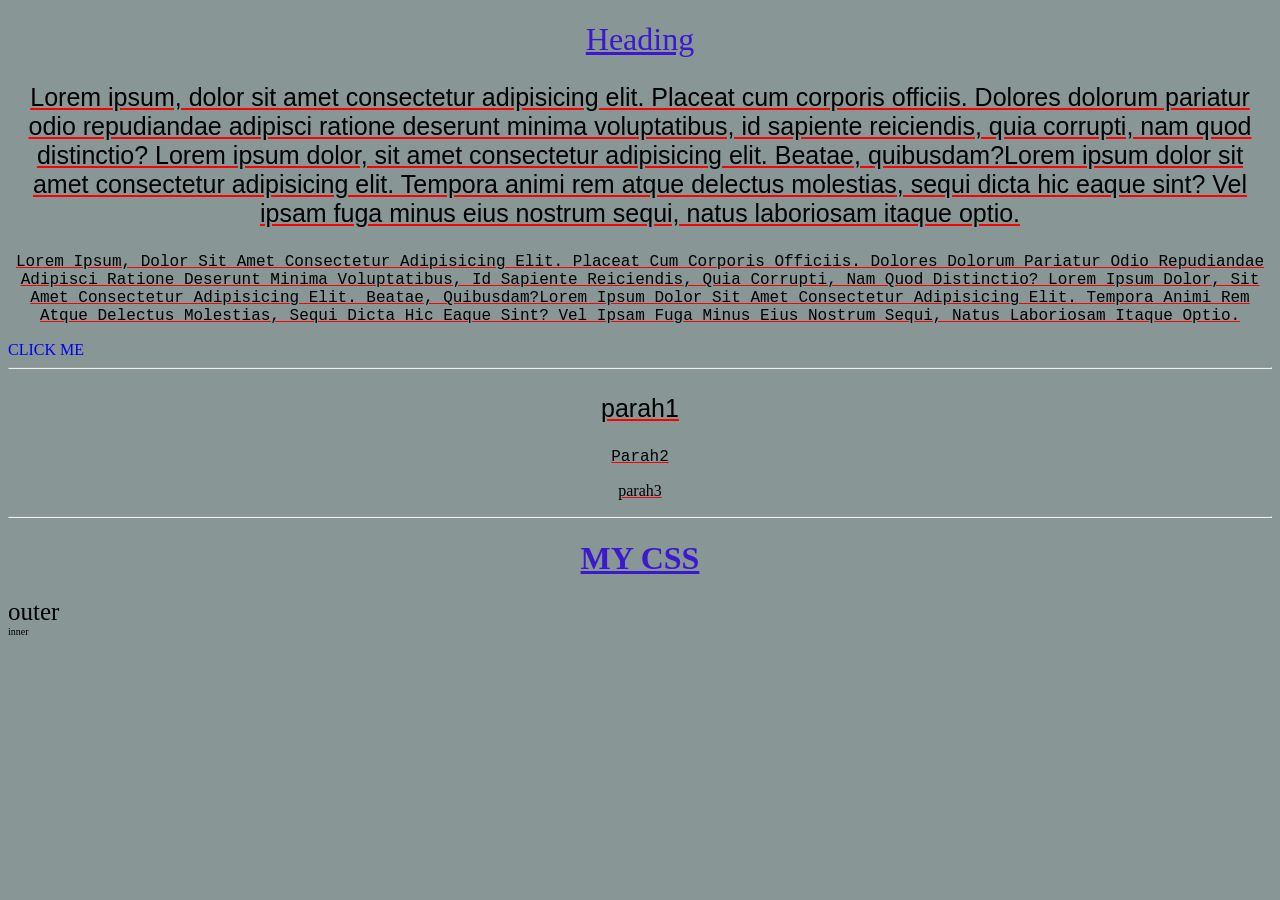
<file: CSS/index.html>
<!DOCTYPE html>
 <html lang="en">
 <head>
    <meta charset="UTF-8">
    <meta name="viewport" content="width=device-width, initial-scale=1.0">
    <title>CSS</title>
  <link rel="stylesheet" href="style.css">
 </head>
 <body>
    <!-- <h1>Hello from Shankar</h1>
     <button>click here</button>
     <br>
     <h3> my form</h3>
     <form action="/action.php">
        <input type="text" placeholder="user name">
    <br><br>
    <input type="password" placeholder="password">
    <br>
    <h3>select your class</h3>
    <input type="radio" name="class"value="class XI">class XI</input>
    </form>
    <h1 id="headingOne">Heading</h1>
    <h1 id="headingTwo">Heading</h1>
    <h1 class="myclass">Heading</h1>
     <p class="myclass">this is a paragraph</p>
     <br> -->
   <!-- <div id="box"> this is a box</div>
   <h1 class="heading">heading1</h1>
   <h2 class="heading">heading2</h2>
   <h3 class="heading">heading3</h3>

   <button style="background-color: pink;">click here</button> -->
   <h1 id="h1">Heading</h1>
   <!-- <h1 id="h2">Heading</h1>
   <h1 id="h3">Heading</h1>
   <h1 id="h4">Heading</h1> -->
   <p id="one">Lorem ipsum, dolor sit amet consectetur adipisicing elit. Placeat cum corporis officiis. Dolores dolorum pariatur odio repudiandae adipisci ratione deserunt minima voluptatibus, id sapiente reiciendis, quia corrupti, nam quod distinctio? Lorem ipsum dolor, sit amet consectetur adipisicing elit. Beatae, quibusdam?Lorem ipsum dolor sit amet consectetur adipisicing elit. Tempora animi rem atque delectus molestias, sequi dicta hic eaque sint? Vel ipsam fuga minus eius nostrum sequi, natus laboriosam itaque optio.  </p>

    <p id="two">Lorem ipsum, dolor sit amet consectetur adipisicing elit. Placeat cum corporis officiis. Dolores dolorum pariatur odio repudiandae adipisci ratione deserunt minima voluptatibus, id sapiente reiciendis, quia corrupti, nam quod distinctio? Lorem ipsum dolor, sit amet consectetur adipisicing elit. Beatae, quibusdam?Lorem ipsum dolor sit amet consectetur adipisicing elit. Tempora animi rem atque delectus molestias, sequi dicta hic eaque sint? Vel ipsam fuga minus eius nostrum sequi, natus laboriosam itaque optio. </p>
  <A href="www.google.com">CLICK ME</A>
<hr>
<p id="one">parah1</p>
<p id="two">parah2</p>
<p id="three">parah3</p>
<hr>
<h1>MY CSS</h1>
<div id="outer">outer
  <div id="inner">inner

  </div>
</div>
 </body>
 </html>
</file>
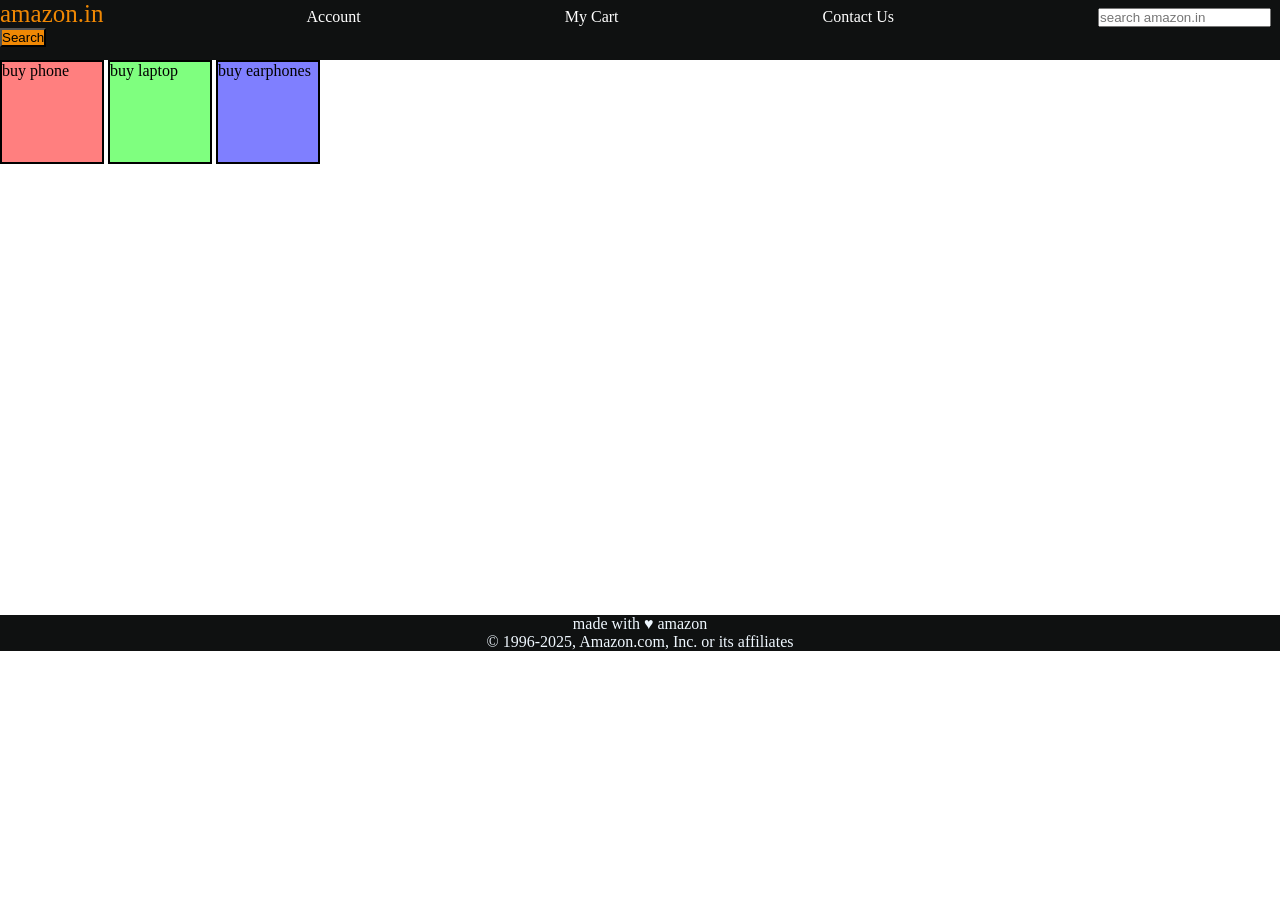
<file: CSS/CSS2/index.html>
<!DOCTYPE html>
<html lang="en">
<head>
    <meta charset="UTF-8">
    <meta name="viewport" content="width=device-width, initial-scale=1.0">
    <title>CSS 2</title>
    <LInk rel="stylesheet" href="style2.css"></LInk>
</head>
<body>
    <!-- <h1>Heading</h1>
    <p>Lorem ipsum, dolor sit amet consectetur adipisicing elit. Excepturi officiis autem culpa animi! Dolorum aut deserunt non id fugiat amet alias magni accusamus laborum eaque. Architecto asperiores ullam odio quae!</p>
    <button>click here</button>
    <br><br>
    <div>you can click above</div>
    <br>
    <hr>
    <br>
    <div>div1</div>
    <br>
<div>div2</div>
<br>
<div>div3</div>  -->
<!-- <div></div> -->
 <!-- <pre>amazon.in             Account             My Cart             Contact Us              <input type="search" placeholder="search amazon.in"><button>search</button></pre> -->
  <!-- <div id="navbar">
  <a id="logo" href="#">amazon.in</a>
  <a href="#">Account</a>
  <a href="#" >My Cart</a>
  <a href="#">Contact Us</a>
    <input placeholder="search amazon.in">
    <button>Search</button> -->
    <!-- <div id="navbar">
  <a id="logo" href="#">amazon.in</a>
  <a href="#">Account</a>
  <a href="#">
    My Cart 
    <img src="https://static.vecteezy.com/system/resources/previews/004/999/463/non_2x/shopping-cart-icon-illustration-free-vector.jpg" 
         alt="cart" style="width:20px; height:20px; vertical-align:middle; margin-left:5px;">
  </a>
  <a href="#">Contact Us</a>
  <input placeholder="search amazon.in">
  <button>Search</button> -->
  <!-- <div id="navbar">
  <a id="logo" href="#">amazon.in</a>
  <a href="#">Account</a>
  <a href="#">
    My Cart 
    <img class="cart-icon" src="https://static.vecteezy.com/system/resources/previews/004/999/463/non_2x/shopping-cart-icon-illustration-free-vector.jpg" alt="cart">
  </a>
  <a href="#">Contact Us</a>
  <input placeholder="search amazon.in">
  <button>Search</button>
</div>
<br>
<button href="sold out">click here to buy</button>
<br>
<br>
<img class="gown" src="https://i.ebayimg.com/images/g/1X0AAOSwWUNkrP40/s-l1200.jpg">
<br>
</div>
<img class="gownone" src="https://static.vecteezy.com/system/resources/thumbnails/024/348/629/small_2x/purple-butterfly-design-free-png.png">
  </div>
  <di>
    <p><h1> Monika Flying </h1></p>
    <img class="monika" src="https://media2.giphy.com/media/v1.Y2lkPTZjMDliOTUyN3h1b2IwOXRleXpod3pweWtsajl5bDJ4NWNqcTlrbjZnbGg5eTRpdiZlcD12MV9naWZzX3NlYXJjaCZjdD1n/cvLTjPnwxITLF48Esf/200w.gif">
  </di> 
<div>this is div</div> 
<button>click here</button>-->
<!-- <h1>display playground</h1>
<div style="background-color: blue;">box1</div>
<div id="box2" style="background-color: green;">box2</div>
<div style="background-color: red;">box3</div> -->
<!-- <div id="box1">div</div>
<div id="box2">div</div>
<div id="box3">div</div> -->
<header>
  <div id="navbar">
  <a id="logo" href="#">amazon.in</a>
  <a href="#">Account</a>
  <a href="#" >My Cart</a>
  <a href="#">Contact Us</a>
    <input placeholder="search amazon.in">
    <button>Search</button>
  </div>
</header>
<div id="content">
      <div class="contentbox" style="background-color: rgba(255, 0, 0, 0.5);">buy phone</div>
      <div class="contentbox"style="background-color: rgba(0, 255, 0, 0.5);">buy laptop</div>
      <div class="contentbox"style="background-color: rgba(0, 0, 255, 0.5);">buy earphones</div>
    </div>
<footer><div>
  made with &hearts; amazon <br>
  © 1996-2025, Amazon.com, Inc. or its affiliates
</footer>
</body>
</html>
</file>
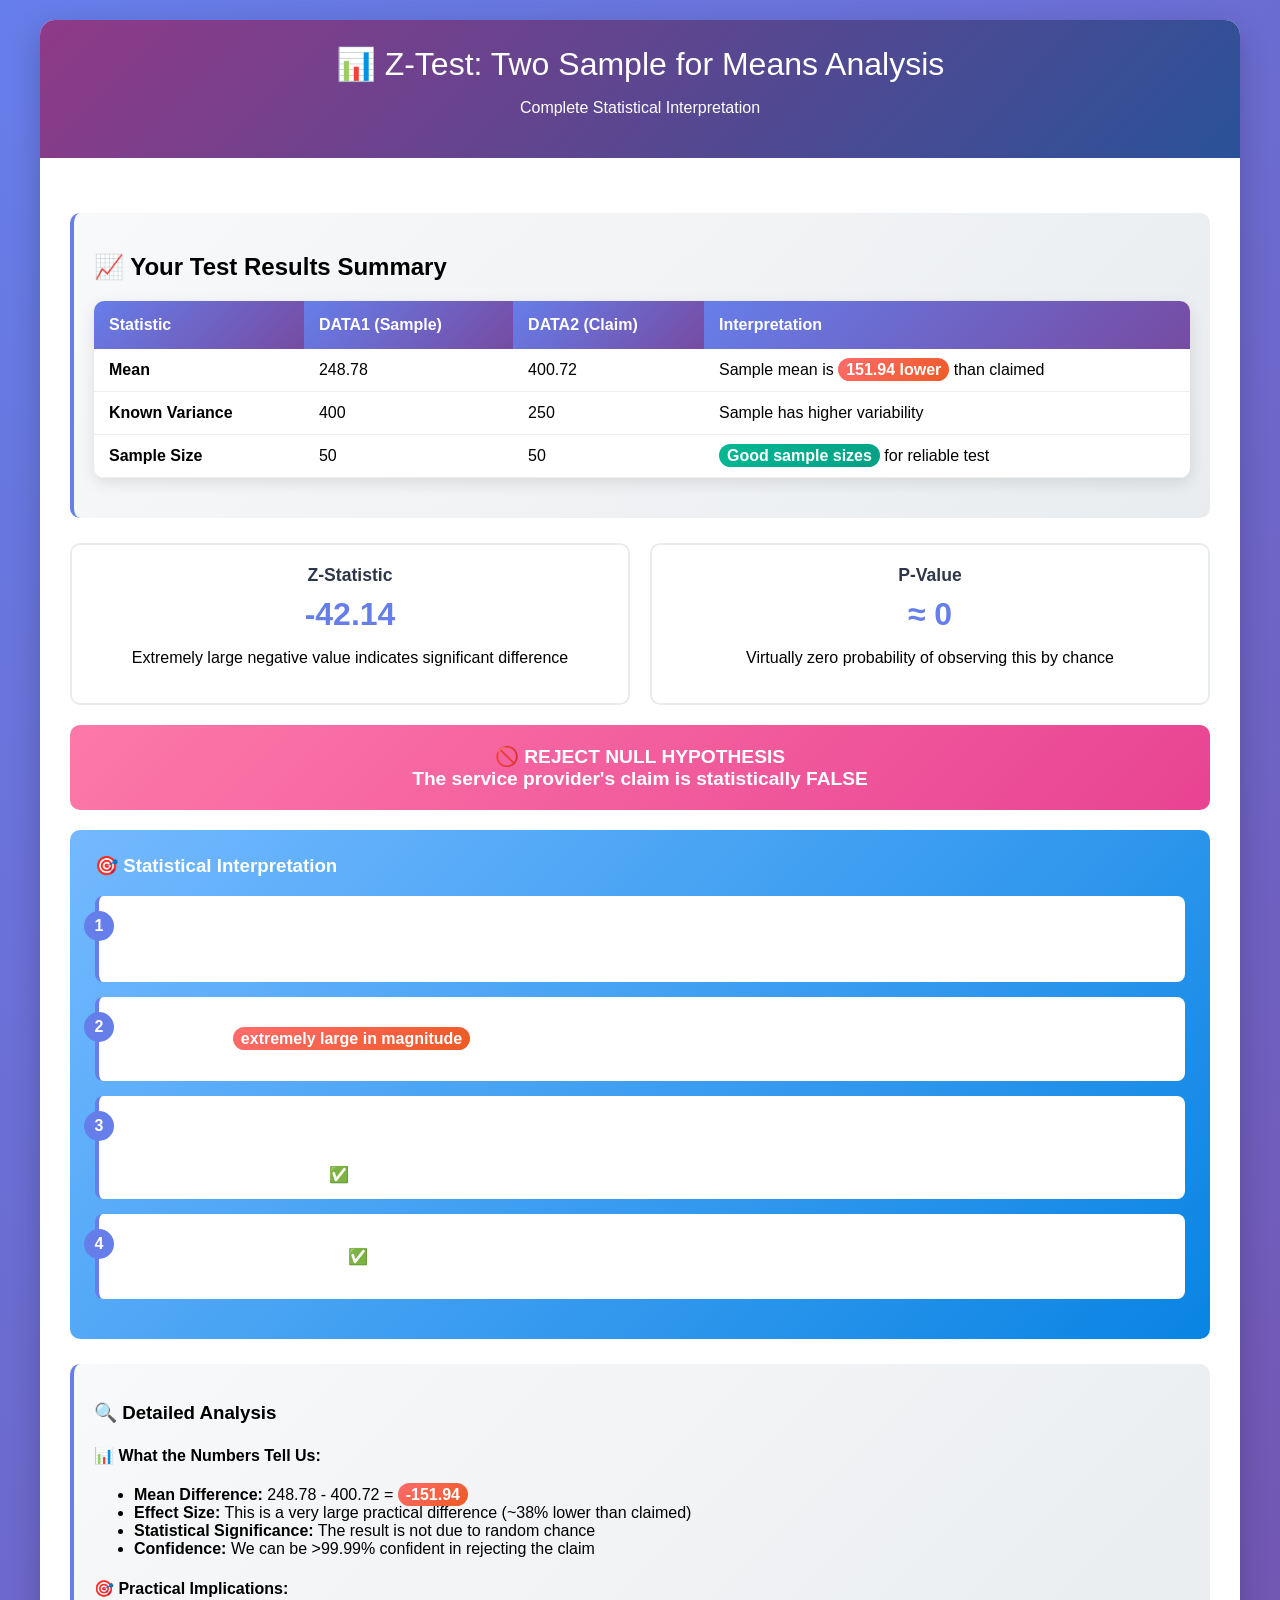
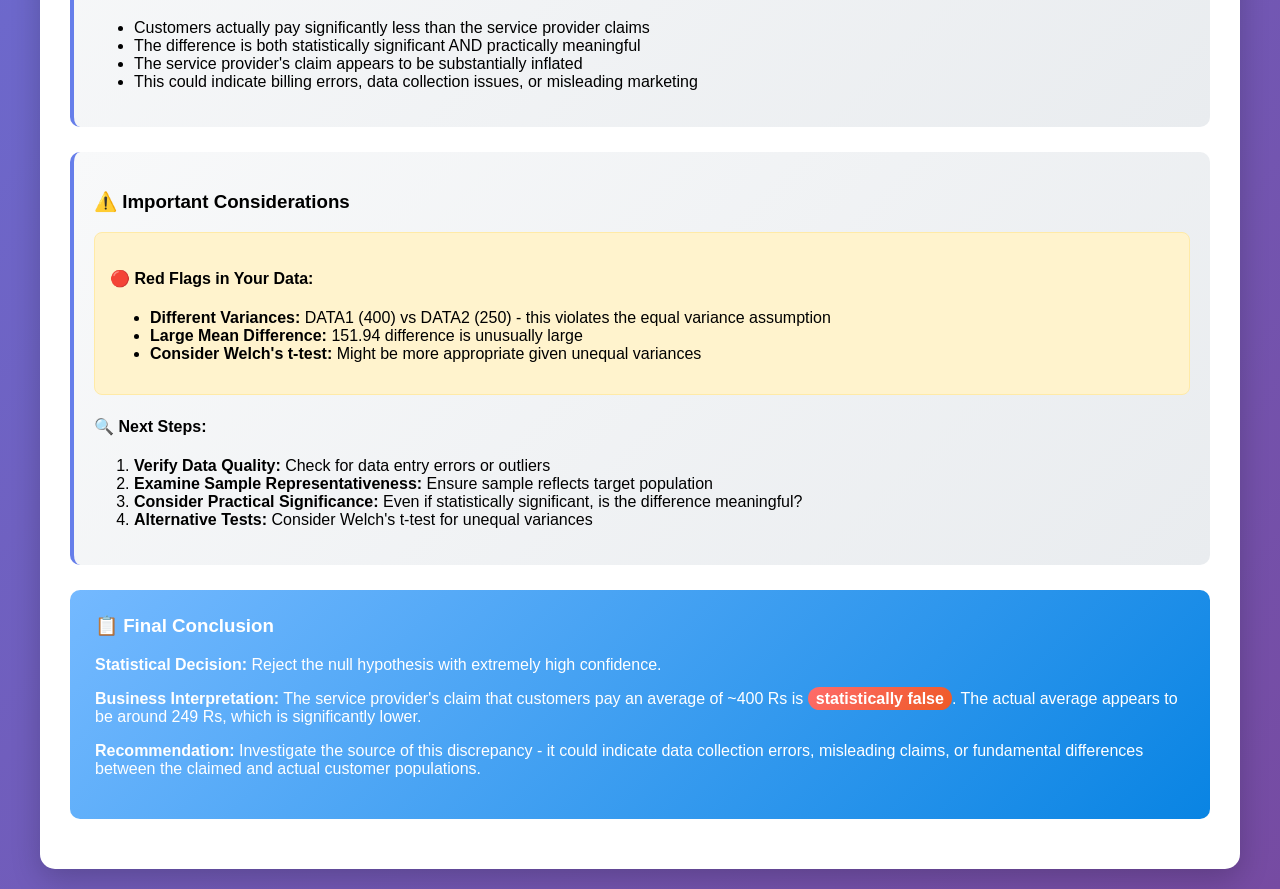
<file: excel.html>
<!DOCTYPE html>
<html lang="en">
<head>
    <meta charset="UTF-8">
    <meta name="viewport"="width=device-width, initial-scale=1.0">
    <title>Z-Test Interpretation</title>
    <style>
        body {
            font-family: 'Segoe UI', Tahoma, Geneva, Verdana, sans-serif;
            max-width: 1200px;
            margin: 0 auto;
            padding: 20px;
            background: linear-gradient(135deg, #667eea 0%, #764ba2 100%);
            min-height: 100vh;
        }
        .container {
            background: white;
            border-radius: 15px;
            box-shadow: 0 10px 30px rgba(0,0,0,0.2);
            overflow: hidden;
        }
        .header {
            background: linear-gradient(135deg, #8f3a88 0%, #2a5298 100%);
            color: white;
            padding: 25px;
            text-align: center;
        }
        .header h1 {
            margin: 0;
            font-size: 2em;
            font-weight: 300;
        }
        .content {
            padding: 30px;
        }
        .results-table {
            width: 100%;
            border-collapse: collapse;
            margin: 20px 0;
            background: white;
            border-radius: 10px;
            overflow: hidden;
            box-shadow: 0 5px 15px rgba(0,0,0,0.1);
        }
        .results-table th {
            background: linear-gradient(135deg, #667eea 0%, #764ba2 100%);
            color: white;
            padding: 15px;
            text-align: left;
            font-weight: 600;
        }
        .results-table td {
            padding: 12px 15px;
            border-bottom: 1px solid #eee;
        }
        .results-table tr:hover {
            background-color: #f8f9fa;
        }
        .highlight {
            background: linear-gradient(135deg, #ff6b6b 0%, #ee5a24 100%);
            color: white;
            padding: 3px 8px;
            border-radius: 20px;
            font-weight: bold;
        }
        .success {
            background: linear-gradient(135deg, #00b894 0%, #00a085 100%);
            color: white;
            padding: 3px 8px;
            border-radius: 20px;
            font-weight: bold;
        }
        .section {
            margin: 25px 0;
            padding: 20px;
            border-radius: 10px;
            border-left: 4px solid #667eea;
            background: linear-gradient(135deg, #f8f9fa 0%, #e9ecef 100%);
        }
        .interpretation {
            background: linear-gradient(135deg, #74b9ff 0%, #0984e3 100%);
            color: white;
            padding: 25px;
            border-radius: 10px;
            margin: 20px 0;
        }
        .interpretation h3 {
            margin-top: 0;
            color: #fff;
        }
        .decision-box {
            background: linear-gradient(135deg, #fd79a8 0%, #e84393 100%);
            color: white;
            padding: 20px;
            border-radius: 10px;
            text-align: center;
            font-size: 1.2em;
            font-weight: bold;
            margin: 20px 0;
        }
        .formula {
            background: #2d3748;
            color: #68d391;
            padding: 15px;
            border-radius: 8px;
            font-family: 'Courier New', monospace;
            margin: 10px 0;
            overflow-x: auto;
        }
        .comparison-grid {
            display: grid;
            grid-template-columns: 1fr 1fr;
            gap: 20px;
            margin: 20px 0;
        }
        .comparison-card {
            background: white;
            border: 2px solid #e9ecef;
            border-radius: 10px;
            padding: 20px;
            text-align: center;
            transition: transform 0.3s ease;
        }
        .comparison-card:hover {
            transform: translateY(-5px);
            box-shadow: 0 10px 25px rgba(0,0,0,0.1);
        }
        .card-title {
            font-size: 1.1em;
            font-weight: bold;
            color: #2d3748;
            margin-bottom: 10px;
        }
        .card-value {
            font-size: 2em;
            font-weight: bold;
            color: #667eea;
        }
        .steps {
            counter-reset: step-counter;
        }
        .step {
            counter-increment: step-counter;
            margin: 15px 0;
            padding: 15px;
            background: white;
            border-radius: 8px;
            border-left: 4px solid #667eea;
            position: relative;
        }
        .step::before {
            content: counter(step-counter);
            position: absolute;
            left: -15px;
            top: 15px;
            background: #667eea;
            color: white;
            width: 30px;
            height: 30px;
            border-radius: 50%;
            display: flex;
            align-items: center;
            justify-content: center;
            font-weight: bold;
        }
        .step-content {
            margin-left: 25px;
        }
    </style>
</head>
<body>
    <div class="container">
        <div class="header">
            <h1>📊 Z-Test: Two Sample for Means Analysis</h1>
            <p>Complete Statistical Interpretation</p>
        </div>
        
        <div class="content">
            <div class="section">
                <h2>📈 Your Test Results Summary</h2>
                <table class="results-table">
                    <tr>
                        <th>Statistic</th>
                        <th>DATA1 (Sample)</th>
                        <th>DATA2 (Claim)</th>
                        <th>Interpretation</th>
                    </tr>
                    <tr>
                        <td><strong>Mean</strong></td>
                        <td>248.78</td>
                        <td>400.72</td>
                        <td>Sample mean is <span class="highlight">151.94 lower</span> than claimed</td>
                    </tr>
                    <tr>
                        <td><strong>Known Variance</strong></td>
                        <td>400</td>
                        <td>250</td>
                        <td>Sample has higher variability</td>
                    </tr>
                    <tr>
                        <td><strong>Sample Size</strong></td>
                        <td>50</td>
                        <td>50</td>
                        <td><span class="success">Good sample sizes</span> for reliable test</td>
                    </tr>
                </table>
            </div>

            <div class="comparison-grid">
                <div class="comparison-card">
                    <div class="card-title">Z-Statistic</div>
                    <div class="card-value">-42.14</div>
                    <p>Extremely large negative value indicates significant difference</p>
                </div>
                <div class="comparison-card">
                    <div class="card-title">P-Value</div>
                    <div class="card-value">≈ 0</div>
                    <p>Virtually zero probability of observing this by chance</p>
                </div>
            </div>

            <div class="decision-box">
                🚫 <strong>REJECT NULL HYPOTHESIS</strong><br>
                The service provider's claim is statistically FALSE
            </div>

            <div class="interpretation">
                <h3>🎯 Statistical Interpretation</h3>
                
                <div class="steps">
                    <div class="step">
                        <div class="step-content">
                            <strong>Hypothesis Setup:</strong><br>
                            • H₀: μ₁ = μ₂ (No difference between sample and claimed means)<br>
                            • H₁: μ₁ ≠ μ₂ (There is a significant difference)
                        </div>
                    </div>
                    
                    <div class="step">
                        <div class="step-content">
                            <strong>Z-Statistic Analysis:</strong><br>
                            Z = -42.14 is <span class="highlight">extremely large in magnitude</span><br>
                            This falls far outside any reasonable confidence interval
                        </div>
                    </div>
                    
                    <div class="step">
                        <div class="step-content">
                            <strong>Critical Value Comparison:</strong><br>
                            • One-tail critical: ±1.645<br>
                            • Two-tail critical: ±1.960<br>
                            • Our |Z| = 42.14 >> 1.960 ✅ <strong>Reject H₀</strong>
                        </div>
                    </div>
                    
                    <div class="step">
                        <div class="step-content">
                            <strong>P-Value Analysis:</strong><br>
                            P-value ≈ 0 < 0.05 (typical α) ✅ <strong>Highly Significant</strong><br>
                            Probability of this occurring by chance is essentially zero
                        </div>
                    </div>
                </div>
            </div>

            <div class="section">
                <h3>🔍 Detailed Analysis</h3>
                
                <h4>📊 What the Numbers Tell Us:</h4>
                <ul>
                    <li><strong>Mean Difference:</strong> 248.78 - 400.72 = <span class="highlight">-151.94</span></li>
                    <li><strong>Effect Size:</strong> This is a very large practical difference (~38% lower than claimed)</li>
                    <li><strong>Statistical Significance:</strong> The result is not due to random chance</li>
                    <li><strong>Confidence:</strong> We can be >99.99% confident in rejecting the claim</li>
                </ul>

                <h4>🎯 Practical Implications:</h4>
                <ul>
                    <li>Customers actually pay significantly less than the service provider claims</li>
                    <li>The difference is both statistically significant AND practically meaningful</li>
                    <li>The service provider's claim appears to be substantially inflated</li>
                    <li>This could indicate billing errors, data collection issues, or misleading marketing</li>
                </ul>
            </div>

            <div class="section">
                <h3>⚠️ Important Considerations</h3>
                
                <div style="background: #fff3cd; border: 1px solid #ffeaa7; border-radius: 8px; padding: 15px; margin: 15px 0;">
                    <h4>🔴 Red Flags in Your Data:</h4>
                    <ul>
                        <li><strong>Different Variances:</strong> DATA1 (400) vs DATA2 (250) - this violates the equal variance assumption</li>
                        <li><strong>Large Mean Difference:</strong> 151.94 difference is unusually large</li>
                        <li><strong>Consider Welch's t-test:</strong> Might be more appropriate given unequal variances</li>
                    </ul>
                </div>

                <h4>🔍 Next Steps:</h4>
                <ol>
                    <li><strong>Verify Data Quality:</strong> Check for data entry errors or outliers</li>
                    <li><strong>Examine Sample Representativeness:</strong> Ensure sample reflects target population</li>
                    <li><strong>Consider Practical Significance:</strong> Even if statistically significant, is the difference meaningful?</li>
                    <li><strong>Alternative Tests:</strong> Consider Welch's t-test for unequal variances</li>
                </ol>
            </div>

            <div class="interpretation">
                <h3>📋 Final Conclusion</h3>
                <p><strong>Statistical Decision:</strong> Reject the null hypothesis with extremely high confidence.</p>
                <p><strong>Business Interpretation:</strong> The service provider's claim that customers pay an average of ~400 Rs is <span class="highlight">statistically false</span>. The actual average appears to be around 249 Rs, which is significantly lower.</p>
                <p><strong>Recommendation:</strong> Investigate the source of this discrepancy - it could indicate data collection errors, misleading claims, or fundamental differences between the claimed and actual customer populations.</p>
            </div>
        </div>
    </div>
</body>
</html>
</file>
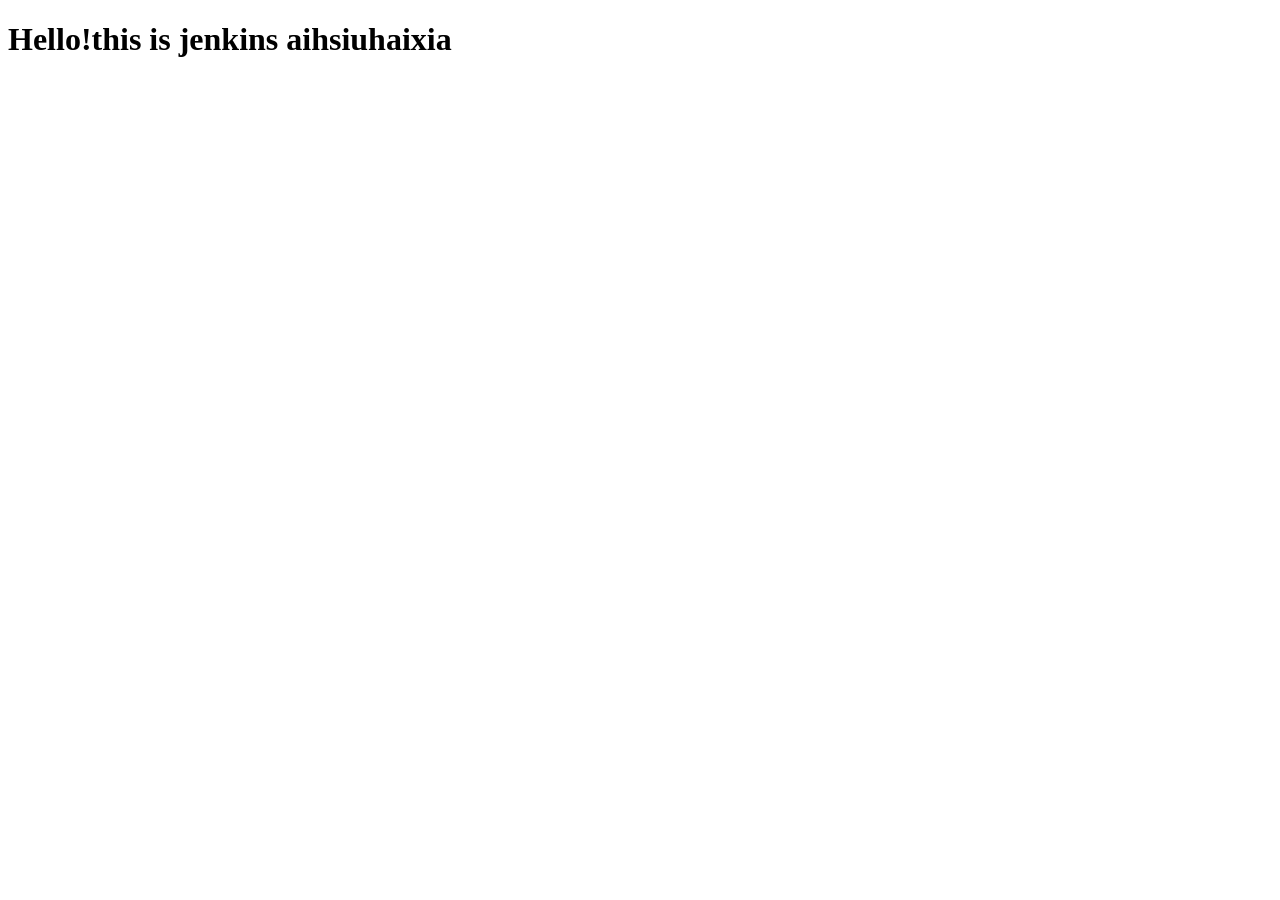
<file: hello.html>
<!DOCTYPE html>
<html lang="en">
<head>
    <meta charset="UTF-8">
    <meta name="viewport" content="width=device-width, initial-scale=1.0">
    <title>print hello</title>
</head>
<body>
    <h1>Hello!this is jenkins aihsiuhaixia</h1>
</body>
</html>
</file>
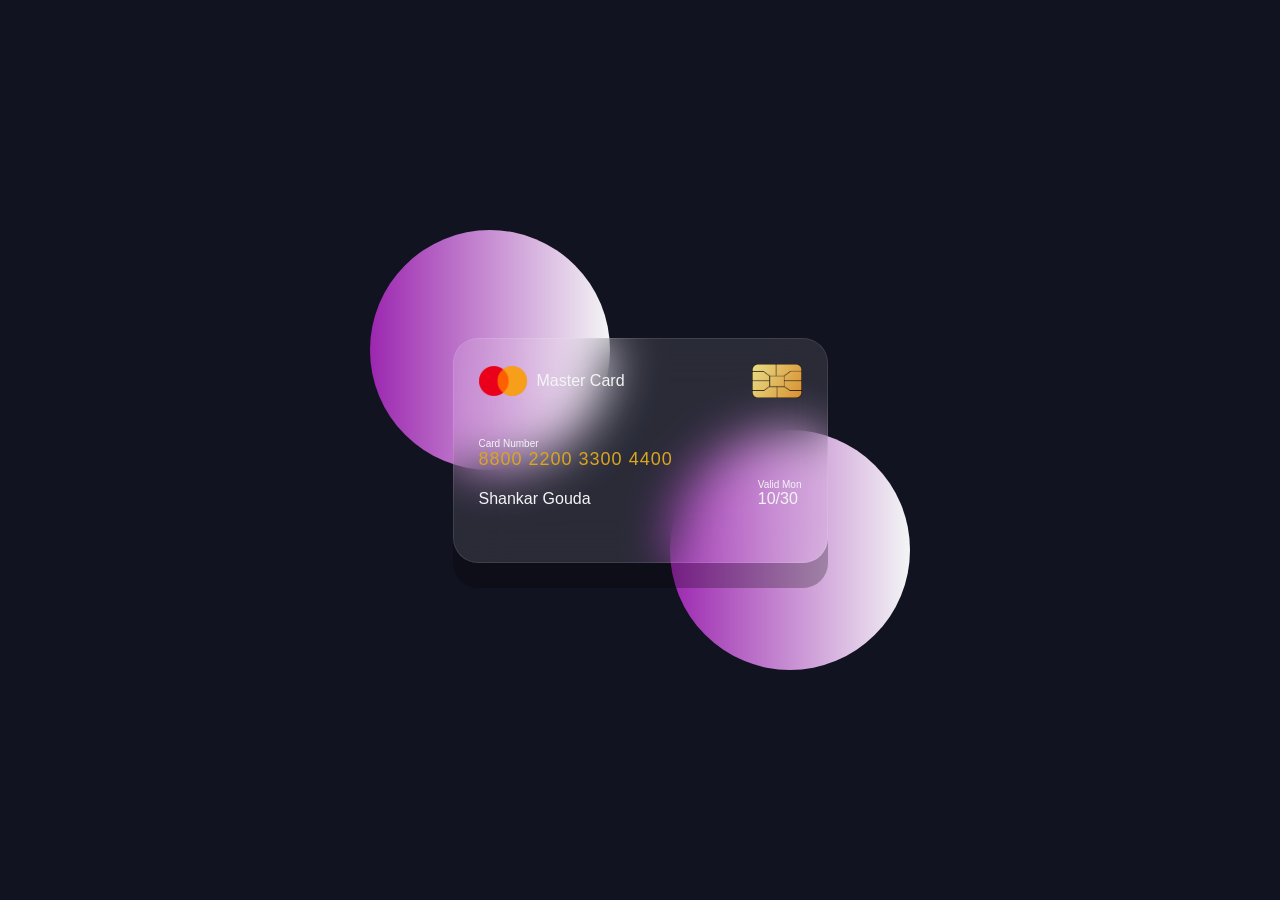
<file: projects/indexcard.html>
<!DOCTYPE html>
<html lang="en">
<head>
    <meta charset="UTF-8">
    <meta name="viewport" content="width=device-width, initial-scale=1.0">
    <title>Credit card</title>
    <link rel="stylesheet" href="stylecard.css">
</head>
<body>
  <section>
    <div class="container">
        <div class="card f-f">
            <header>
                <span class="logo">
                    <img src="logo.png" alt="">
                    <h5>Master Card</h5>
                </span>
                <img src="chip.png" alt="" class="chip">
            </header>

            <div class="card-details">
                <div class="name-number">
                    <h6>Card Number</h6>
                    <h5 class="number">8800 2200 3300 4400</h5>
                    <h5 class="name">Shankar Gouda</h5>
                </div>
                    <div class="valid-date">
                        <h6>Valid Mon</h6>
                        <h5>10/30</h5>
                    </div>
                </div>
            </div>

            <div class="card back-face">
                <h6>For customer service call +977 2244 9966 or email at mastercard@gmail.com</h6>
                <span class="magnet"></span>
                <div class="signature"><i>110</i></div>
                <h5>I’m Shankar Gouda, a B.Sc. Computer Science graduate with a passion for technology and continuous learning. I use my MasterCard as a secure and convenient tool for managing everyday purchases and online payments.</h5>
            </div>
        </div>
  </section>
</body>
</html>
</file>
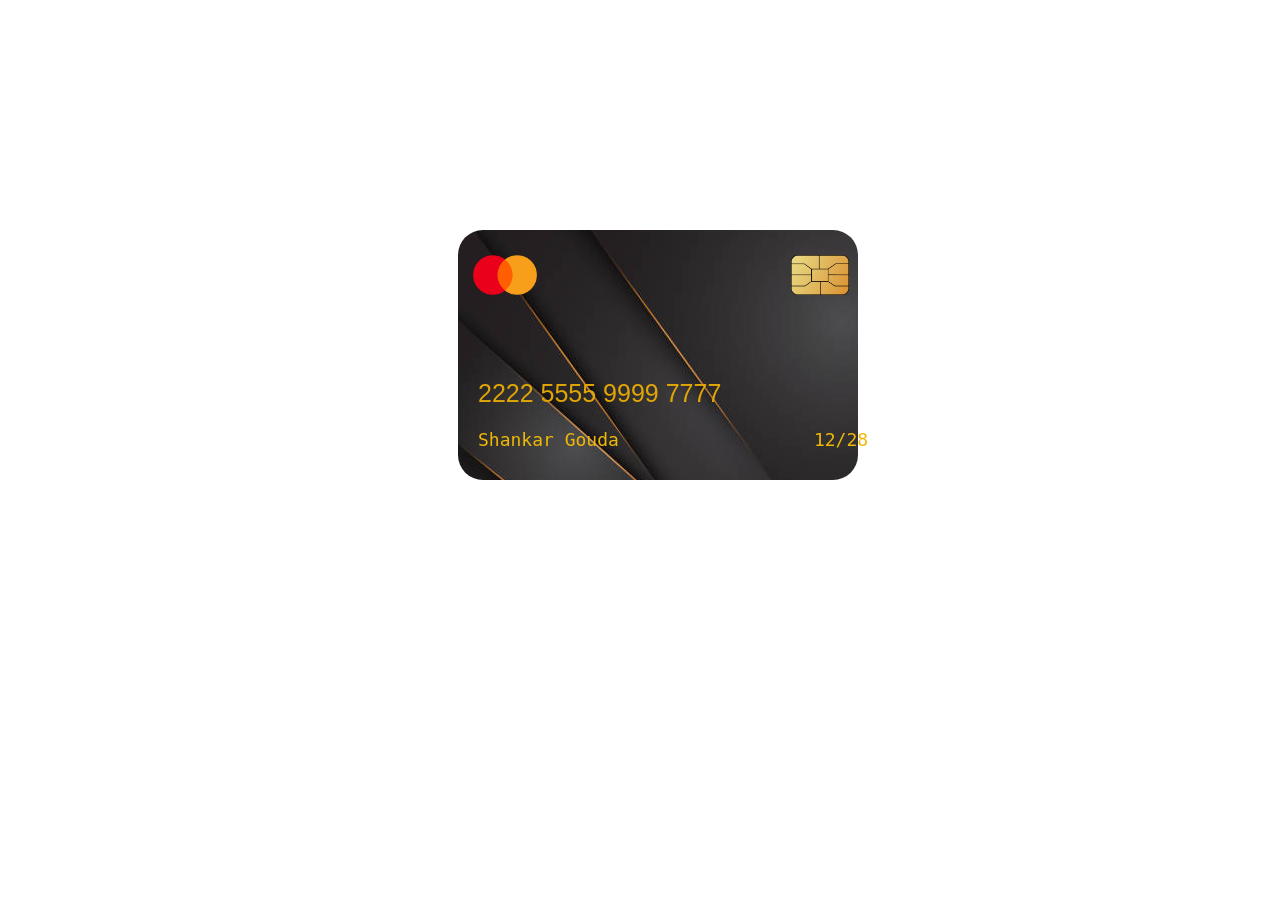
<file: projects/indexcredit.html>
<!DOCTYPE html>
<html lang="en">
<head>
    <meta charset="UTF-8">
    <meta name="viewport" content="width=device-width, initial-scale=1.0">
    <title>Credit Card</title>
    <link rel="stylesheet" href="stylecredit.css">
</head>
<body>
    <div class="container">
        <img src="logo.png" class="logo">
        <span><img src="chip.png" class="chip"></span>
        <span><h2>2222 5555 9999 7777</h2></span>
        <span><h3><pre>Shankar Gouda                  12/28</pre></h3></span>
        
    </div>
</body>
</html>
</file>
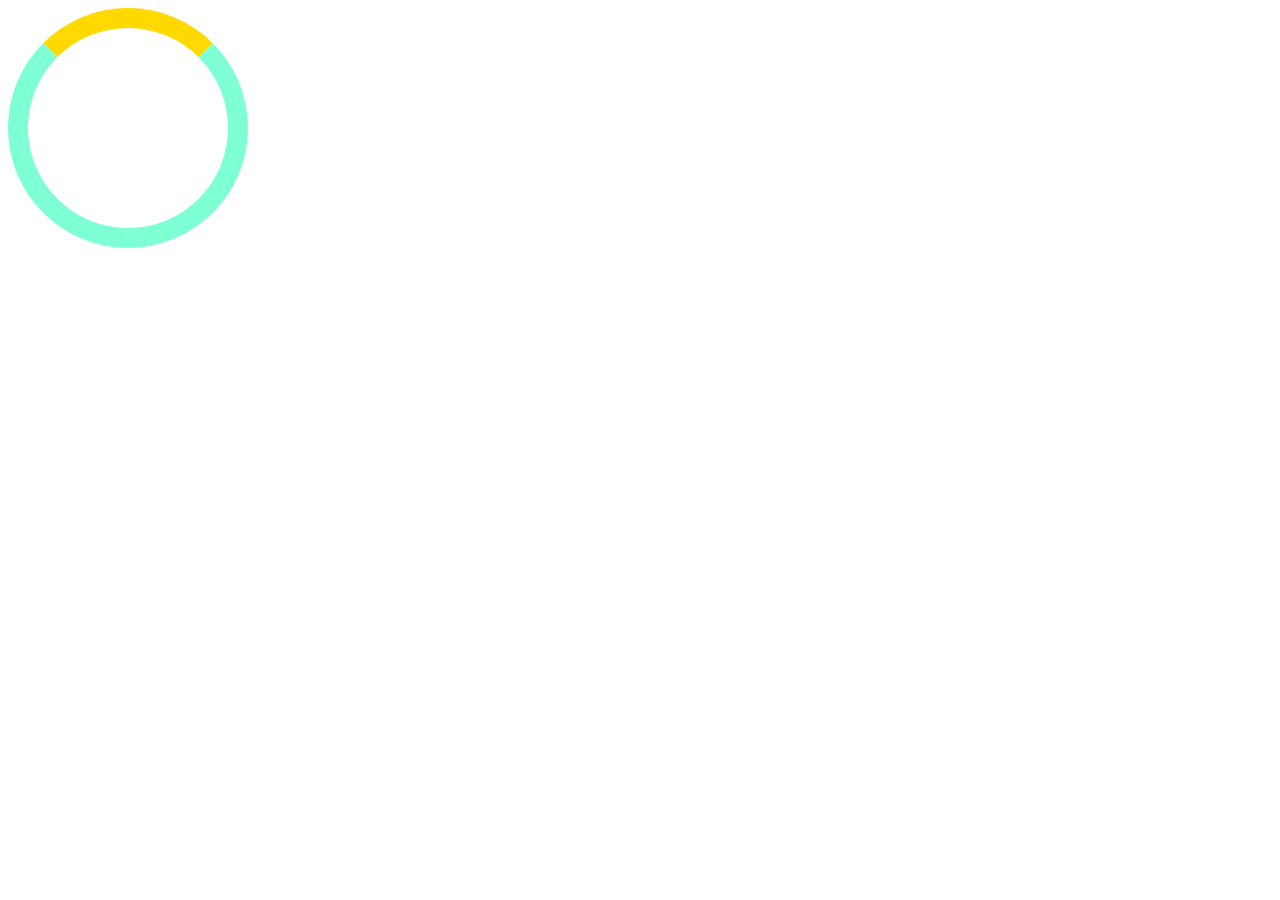
<file: CSS/CSS2/CSS3/CSS4/CSS5/iindex.html>
<!DOCTYPE html>
<html lang="en">
<head>
    <meta charset="UTF-8">
    <meta name="viewport" content="width=device-width, initial-scale=1.0">
    <title>CSS5</title>
    <LInk rel="stylesheet" href="style5.css"></LInk>
</head>
<body>
    <!-- <div>this is a box</div> -->
     <div class="Loader"></div>
</body>
</html>
</file>
<file: CSS/style.css>
h1{color: blue;}
button {
    color: rgb(255, 0, 0);
    background-color: rgb(109, 255, 80);
}
body{
    background-color:#889696;
}
form {color: black;
background-color: rgba(196, 9, 9, 0.979);}

input {color: rgba(255, 0, 0, 0.89);
background-color: aqua;}
#headingOne {
    color: brown;
}
.myclass {
    color: rgb(81, 255, 0);
}
#box { background-color: blue;
color: white;}
/* .heading {
    color: red;
} */
 h1,h2,h3{
    color:rgb(59, 26, 206);
    font-family: Times New Roman;
 }
 p { text-align: center;
text-decoration: red underline;} 
 h1 {
    text-align: center;
    text-decoration: overline;
    text-decoration: dotted underline;
    text-decoration: wavy underline;
    text-decoration: line-through;
    text-decoration: underline;
 }
a {
    text-decoration: none;
}
#h1 { 
    font-weight: normal;
}
#h2 { 
    font-weight: bold;
}
#h3 { 
    font-weight: 390;
}
#one {
    font-family: Arial, Helvetica, sans-serif;
}
#two {
    font-family: 'Courier New', Courier, monospace;
}
#one {
    font-size: 25px;
}
#two {
    line-height: normal;
    text-transform:uppercase ; 
    text-transform: capitalize;
}
#outer {
    font-size:25px ;
}
#inner {
    font-size: 10px;
}
</file>
<file: CSS/CSS2/style2.css>
/*div {
    height: 100px;
    width: 100px;
    color: blue;
    background-color: rgb(204, 241, 37);
    border-width: 6px;
     border-style: solid;
     border-color: cornflowerblue;
     text-align: center;
     border-radius: 0px;
     /*padding-left: 25px;
     padding-right: 25px;
     padding-bottom: 25px;}
     padding: 25px;
     margin: 50px 50px 50px 50px;*/
/*h1 {
    width: 200px;
    height: 50px;
    text-align: center;
    background-color: aqua;
    /*border-width: 10px;
    border-style: dotted;
    border-color: brown;
    border: 10px solid red;
    border-radius: 20px;
}
div {
    height: 100px;
    width: 100px;
    background-color: green;
    border-radius: 50px;
}
pre {
    background-color: black;
    color: aliceblue;
}
button {
    color: aliceblue;
    background-color: rgba(255, 145, 0, 0.801);
}
#amazon.in {
    height: 25px;
    width: 25px;
}*/
/* {
    padding: 0;
    margin: 0;
}
#navbar {
    height: 60px;
    background-color: #0f1111;
    color: white;
}
button{
    background-color: #f08804;
    text-align: center;
}
#logo{
    color:#f08804 ;
    font-size: 25px;
}
a {
    margin-right: 200px;
    text-decoration: none;
    color: white;
}
.cart-icon {
  width: 20px;              
  height: 20px;
  vertical-align: middle;   
  margin-left: 5px;   
  margin-top: 1px;      
.gown {
    height: 300px;
    border-style: solid;
    border-radius: 50px;
    margin-left: 500px; 
}
.monika{ 
    height: 500px;
     border-radius: 500px;
     border-style: dotted;
     margin-left: 415px;
}
h1{ 
    text-align: center;

}
.gownone{ 
    margin-left: 500px;

}
div {
    background-color: #22e0e0;
    display: inline;
}
button {
    display: block;
}*/
/* div { 
    width: 100px;
    height: 100px;
    margin:25px ;
    padding: 25px;
    display: inline-block;
    background-color: rgba(255, 0,0, 0.5);
}
#box1 {
background-color: rgba(0, 0, 255, 0.5) ;
}
#box2 {
background-color: rgba(0, 0, 255, 0.75) ;
}
#box3 {
background-color: rgba(0, 0, 255, 1) ;
} */

 * {
    padding: 0;
    margin: 0;
}
#navbar {
    height: 60px;
    background-color: #0f1111;
    color: white;
}
button{
    background-color: #f08804;
    text-align: center;
}
#logo{
    color:#f08804 ;
    font-size: 25px;
}
a {
    margin-right: 200px;
    text-decoration: none;
    color: white;}
.contentbox {
    height: 100px;
    width: 100px;
    border: 2px solid black;
    display: inline-block;
 }
 #content {
    height: 555px;
 }
footer {
    background-color: #0f1111;
    color: aliceblue;
    text-align: center;
    
}
</file>
<file: projects/stylecard.css>
*{
    margin: 0;
    padding: 0;
    box-sizing: border-box;
    font-family: Arial, Helvetica, sans-serif;
}
section{
    position: relative;
    min-height: 100vh;
    width: 100%;
    background: #121321;
    display: flex;
    align-items: center;
    justify-content: center;
    color: #fff;
    perspective: 1000px;
}
section::before{
    content: "";
    position: absolute;
    height: 240px;
    width: 240px;
    border-radius:50% ;
    transform: translate(-150px,-100px);
    background: linear-gradient(90deg,#9c27b0, #f3f5f5);
}

section::after{
    content: "";
    position: absolute;
    height: 240px;
    width: 240px;
    border-radius:50% ;
    transform: translate(150px,100px);
    background: linear-gradient(90deg,#9c27b0, #f3f5f5);
}

.container{
    position: relative;
    height: 225px;
    width: 375px;
    z-index: 100;
    transition: 0.6s;
    transform-style: preserve-3d;
}
.container:hover{
    transform: rotateY(180deg);
}
.container .card{
    position: absolute;
    height: 100%;
    width: 100%;
    padding: 25px;
    border-radius: 25px;
    backdrop-filter: blur(25px);
    background-color: rgba(255, 255, 255, 0.1);
    box-shadow: 0 25px rgba(0, 0, 0, 0.25);
    border: 1px solid rgba(255, 255, 255, 0.1);
    backface-visibility: hidden;
}

.f-f .logo{
    display: flex;
    align-items: center;
}
.f-f header{
    display: flex;
    justify-content: space-between;
}
.f-f .logo img{
    width: 48px;
    margin-right: 10px;
}
h5{
    font-size:16px;
    font-weight:400 ;
    color: #f3f5f5;
}
.f-f .chip{
    width: 50px;
}
h6{
    color: #f3f5f5;
    font-size: 10px;
    font-weight: 400;
}
.f-f .card-details{
    display: flex;
    margin-top: 40px;
    align-items: flex-end;
    justify-content: space-between;
}
h5.number{
    font-size: 18px;
    letter-spacing: 1px;
    color: goldenrod;
}
h5.name{
    margin-top: 20px;
}
.card.back-face {
    border: none;
    padding: 15px 25px 25px 25px;
    transform: rotateY(180deg);
}
.card.back-face h6{
    font-size: 9px;
}
.card.back-face .magnet{
    position: absolute;
    top: 40px;
    left: 0;
    height: 45px;
    width: 100%;
    background: #000;
}
.card.back-face .signature{
    display: flex;
    justify-content: flex-end;
    align-items: center;
    margin-top: 80px;
    height: 40px;
    width: 85%;
    border-radius: 6px;
    background:repeating-linear-gradient(#fff, #fff 3px, #efefef 0px, #efefef 9px); 
}
.signature i{
    color: #000;
    font-size: 12px;
    padding: 4px 6px;
    border-radius: 4px;
    background-color: #fff;
    margin-right: -30px;
    background:repeating-linear-gradient(#fff, #fff 3px, #efefef 0px, #efefef 9px); 
    z-index: -1;
}
.card.back-face h5{
    font-size: 10px;
    margin-top: 15px;
}
</file>
<file: projects/stylecredit.css>
.container{
    background-image: url("bgcard.jpg");
    height: 250px;
    width: 400px;
    border-radius: 25px;
    margin-top: 230px;
    margin-left: 450px;
}
.container .logo{
    height: 40px;
    margin-top: 25px;
    margin-left: 15px;
}
.chip{
    height: 40px;
    margin-left: 250px;
    margin-top: 25px;
}
h2{
    color: rgb(224, 166, 6);
    font-family:  Arial, Helvetica, sans-serif;
    font-weight: 400;
    margin-left: 20px;
    margin-top: 80px;
    font-size: 25px;
}
h3{
    color: rgb(238, 184, 7);
    font-family: Arial, Helvetica, sans-serif;
    font-weight: 400;
    margin-left: 20px;
    font-size: 18px;
}
</file>
<file: CSS/CSS2/CSS3/CSS4/CSS5/style5.css>
/* div {
    height: 100px;
    width: 100px;
    background-color: aqua;
    border: 2px solid black; */
    /* border-radius: 50%; */
    /* transition-property: all;
    transition-duration: 2s;
/* transition-timing-function: steps(5); */
/* transition-timing-function: ease-in;
transition-delay: 1s; */ 
/* position: absolute;
top: 100px;
left: 100px; */
/* animation-name: colorAnimate;
animation-duration: 0.25s; */
/* animation-timing-function: ease-in; */
/* animation-delay: 0s;
animation-iteration-count: infinite ; */
/* transition: all 2s ease-in 1s; */
/* transform: rotate(45deg); */
/* transition: all 2s ease-in; */
/* animation: colorAnimate 4s ease-in 1s infinite normal;
} */
/* div:hover{ */
/* background-color: brown;
color: blue;
font-size: 20px; */
/* transform: scaleY(2);
transform: scaleX(2);
transform: scale(2); */
/* transform: skew(45deg);
} */
/* div:active{
    background-color: pink ;
} */
 /* @keyframes colorAnimate {
    from{ */
        /* background-color:aquamarine ; */
        /* left: 0px;
        background-color: chartreuse;
    } to { */
        /* background-color: red; */
        /* left: 200px;
        background-color: cornflowerblue;
    }} */
/* @keyframes colorAnimate {
    0%{
        background-color:aquamarine ;
        left: 0px;
        background-color: chartreuse;
    } 
    50%{
        background-color: blue;
    }
    100% {
        background-color: red;
        left: 200px;
        background-color:red;
    }} */
     div {
        width: 200px;
        height: 200px;
        border-radius: 50%;
        border: 20px solid aquamarine;
        border-top: 20px solid rgb(255, 217, 0);
        animation: spin 1s ease-in-out 0s infinite normal;
     }
@keyframes spin {
    from{
        transform: rotate(0deg) ;
    }
    to{
        transform: rotate(360deg);
    }
}
</file>
